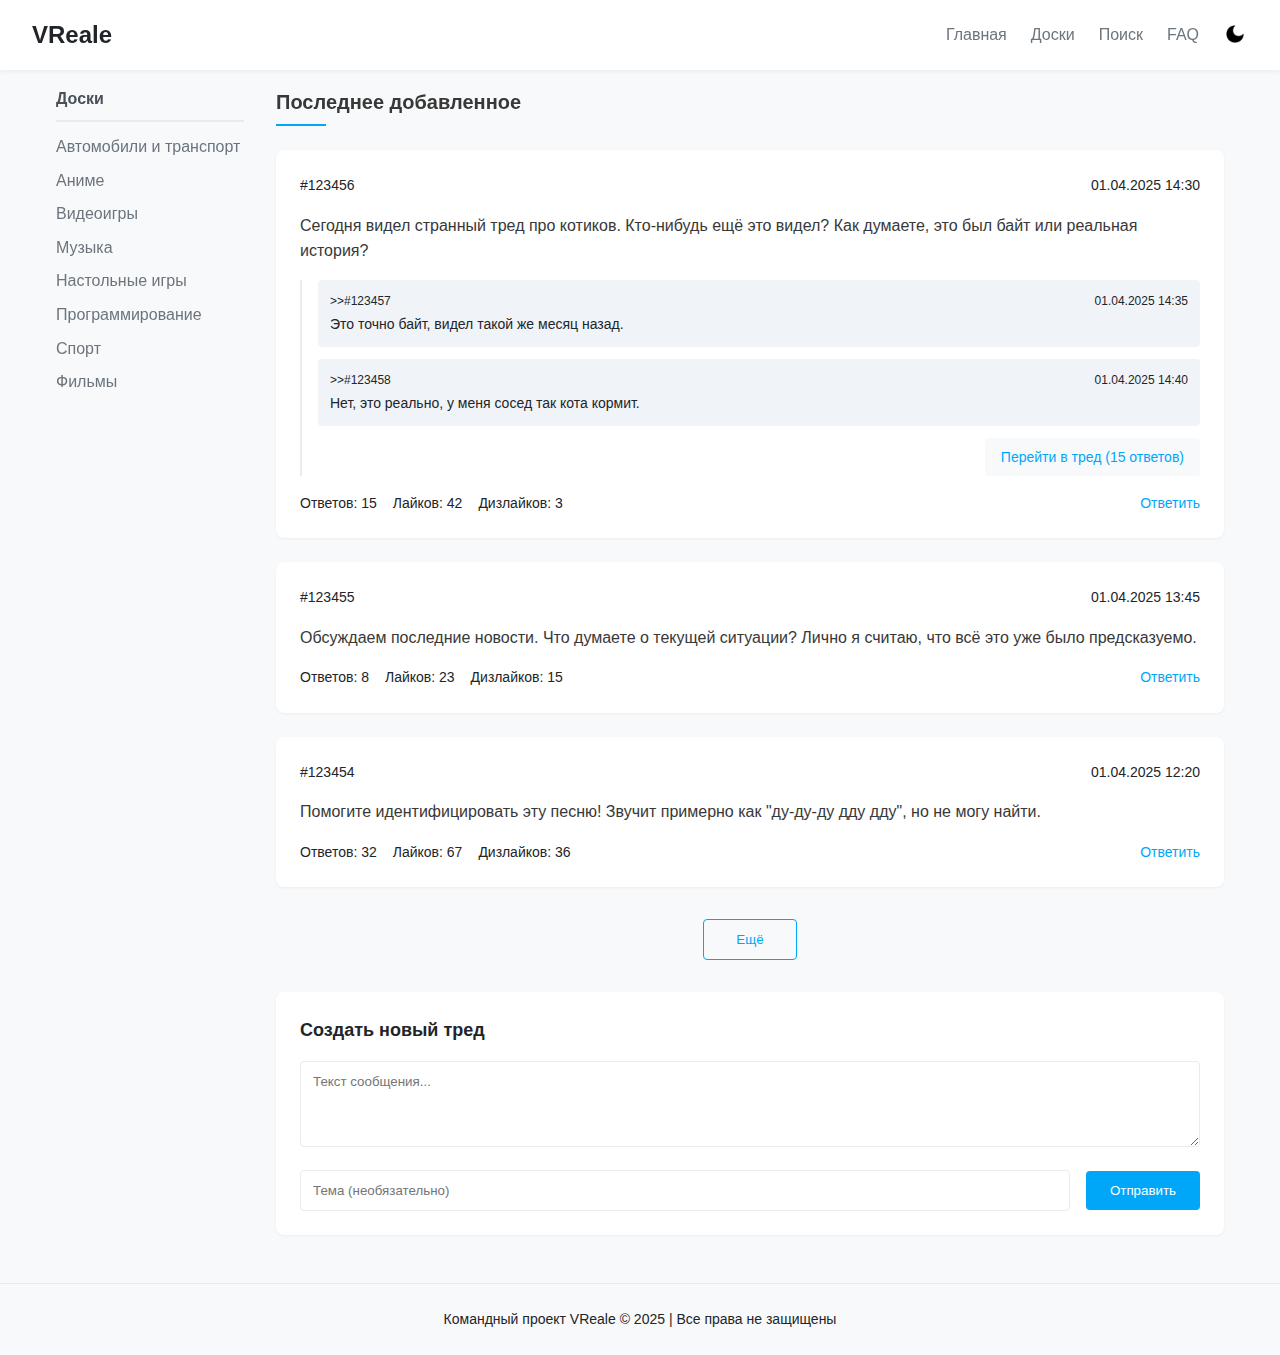
<file: vreale_website/pages/index.html>
<!DOCTYPE html>
<html lang="ru">
<head>
    <meta charset="UTF-8">
    <meta name="viewport" content="width=device-width, initial-scale=1.0">
    <title>Главная</title>
    <link rel="stylesheet" href="../css/main.css">
</head>
<body>
    <header>
        <div class="logo"><a href="../pages/index.html">VReale</a></div>
        <nav>
            <ul>
                <li><a href="../pages/index.html">Главная</a></li>
                <li><a href="#">Доски</a></li>
                <li><a href="#">Поиск</a></li>
                <li><a href="#">FAQ</a></li>
                <a class="page-mode" href="../pages/dark_index.html"><img src="../resources/icon-dark-mode.png" alt="Тёмная тема"></a>
            </ul>
        </nav>
    </header>

    <div class="container">
        <aside class="sidebar">
            <div class="board-category">
                <h3>Доски</h3>
                <ul>
                    <li><a href="../pages/au.html">Автомобили и транспорт</a></li>
                    <li><a href="">Аниме</a></li>
                    <li><a href="">Видеоигры</a></li>
                    <li><a href="">Музыка</a></li>
                    <li><a href="">Настольные игры</a></li>
                    <li><a href="">Программирование</a></li>
                    <li><a href="">Спорт</a></li>
                    <li><a href="">Фильмы</a></li>
                </ul>
            </div>
        </aside>

        <main class="content">
            <div class="section-header">
                <h2>Последнее добавленное</h2>
            </div>
        
            <div class="thread-list">
                <div class="thread">
                    <div class="thread-header">
                        
                        <span class="thread-id">#123456</span>
                        <span class="thread-date">01.04.2025 14:30</span>
                    </div>
                    <div class="thread-content">
                        <p>Сегодня видел странный тред про котиков. Кто-нибудь ещё это видел? Как думаете, это был байт или реальная история?</p>
                    </div>
                    
                    <!-- Комментарии к треду -->
                    <div class="thread-comments">
                        <div class="comment">
                            <div class="comment-header">
                                <span class="comment-id">>>#123457</span>
                                <span class="comment-date">01.04.2025 14:35</span>
                            </div>
                            <div class="comment-content">
                                <p>Это точно байт, видел такой же месяц назад.</p>
                            </div>
                        </div>
                        
                        <div class="comment">
                            <div class="comment-header">
                                <span class="comment-id">>>#123458</span>
                                <span class="comment-date">01.04.2025 14:40</span>
                            </div>
                            <div class="comment-content">
                                <p>Нет, это реально, у меня сосед так кота кормит.</p>
                            </div>
                        </div>
                        
                        <!-- Кнопка перехода если комментариев > 3 -->
                        <div class="view-thread">
                            <a href="/b/123456" class="view-thread-button">Перейти в тред (15 ответов)</a>
                        </div>
                    </div>
                    
                    <div class="thread-footer">
                        <span class="thread-replies">Ответов: 15</span>
                        <span class="thread-likes">Лайков: 42</span>
                        <span class="thread-dislikes">Дизлайков: 3</span>
                        <a href="#" class="thread-reply">Ответить</a>
                    </div>
                </div>

                <div class="thread">
                    <div class="thread-header">
                        <span class="thread-id">#123455</span>
                        <span class="thread-date">01.04.2025 13:45</span>
                    </div>
                    <div class="thread-content">
                        <p>Обсуждаем последние новости. Что думаете о текущей ситуации? Лично я считаю, что всё это уже было предсказуемо.</p>
                    </div>
                    <div class="thread-footer">
                        <span class="thread-replies">Ответов: 8</span>
                        <span class="thread-likes">Лайков: 23</span>
                        <span class="thread-dislikes">Дизлайков: 15</span>
                        <a href="#" class="thread-reply">Ответить</a>
                    </div>
                </div>

                <div class="thread">
                    <div class="thread-header">
                        <span class="thread-id">#123454</span>
                        <span class="thread-date">01.04.2025 12:20</span>
                    </div>
                    <div class="thread-content">
                        <p>Помогите идентифицировать эту песню! Звучит примерно как "ду-ду-ду дду дду", но не могу найти.</p>
                    </div>
                    <div class="thread-footer">
                        <span class="thread-replies">Ответов: 32</span>
                        <span class="thread-likes">Лайков: 67</span>
                        <span class="thread-dislikes">Дизлайков: 36</span>
                        <a href="#" class="thread-reply">Ответить</a>
                    </div>
                </div>
            </div>
            <div class="load-more">
                <button class="more-button">Ещё</button>
            </div>
            
            <div class="thread-form">
                <h3>Создать новый тред</h3>
                <form>
                    <textarea placeholder="Текст сообщения..." rows="4"></textarea>
                    <div class="form-footer">
                        <input type="text" placeholder="Тема (необязательно)">
                        <button type="submit">Отправить</button>
                    </div>
                </form>
            </div>
        </main>
    </div>

    <footer>
        <p>Командный проект VReale © 2025 | Все права не защищены</p>
    </footer>
</body>
</html>
</file>
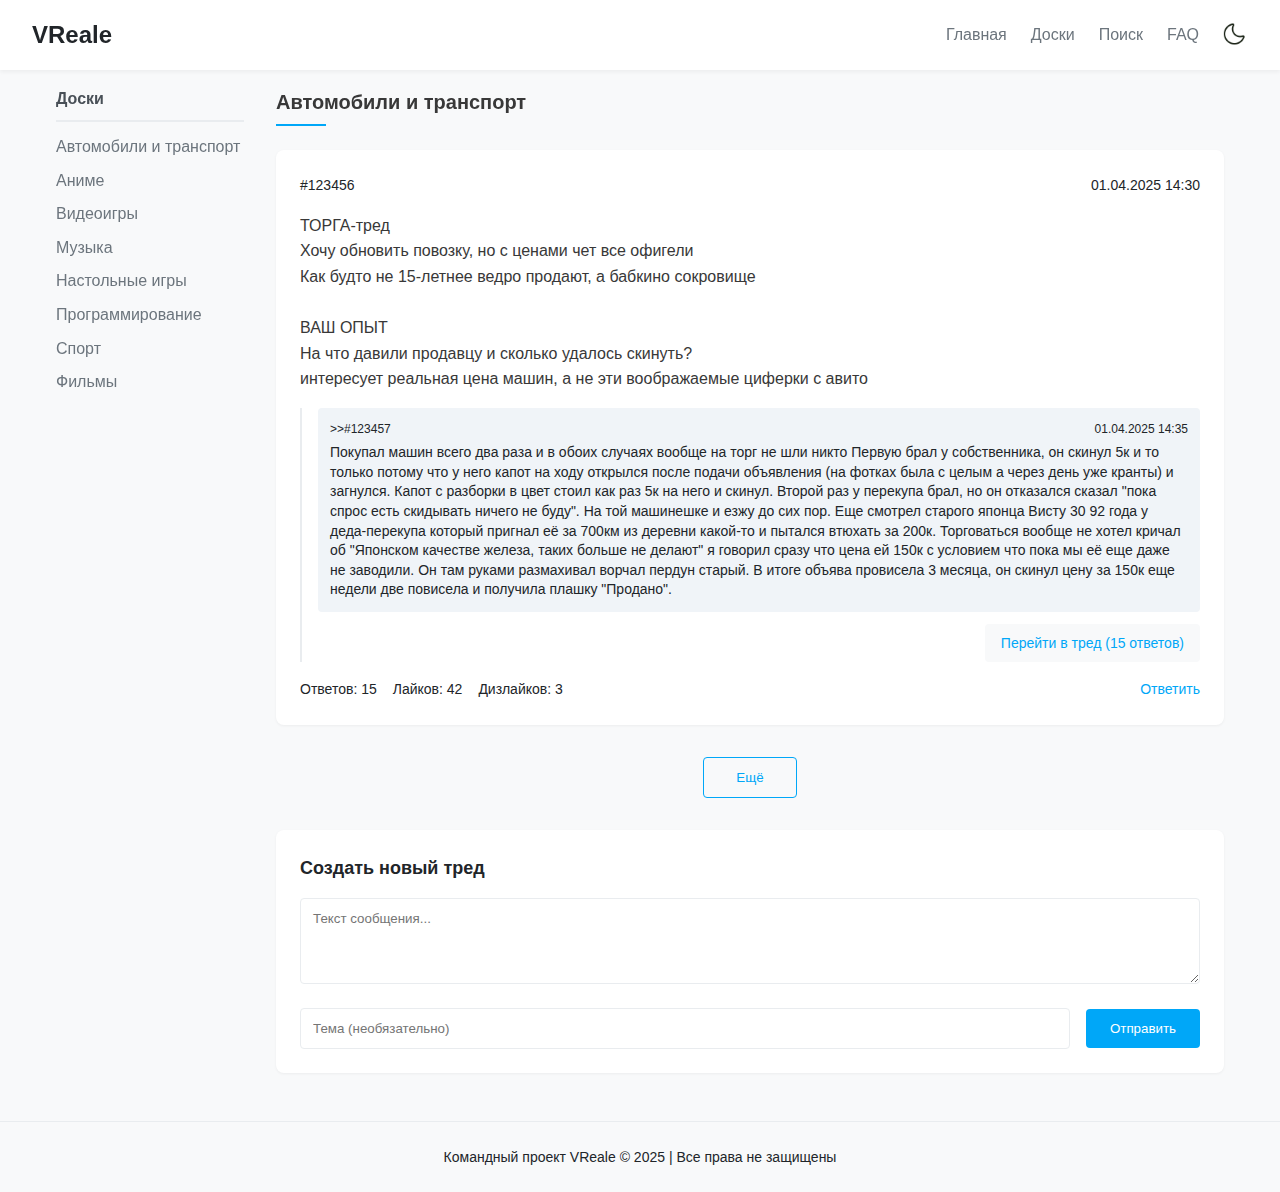
<file: vreale_website/pages/au.html>
<!DOCTYPE html>
<html lang="ru">
<head>
    <meta charset="UTF-8">
    <meta name="viewport" content="width=device-width, initial-scale=1.0">
    <title>Автомобили и транспорт</title>
    <link rel="stylesheet" href="../css/main.css">
</head>
<body>
    <header>
        <div class="logo"><a href="../pages/index.html">VReale</a></div>
        <nav>
            <ul>
                <li><a href="../pages/index.html">Главная</a></li>
                <li><a href="#">Доски</a></li>
                <li><a href="#">Поиск</a></li>
                <li><a href="#">FAQ</a></li>
                <a class="page-mode" href="../pages/dark_au.html"><img src="../resources/icon-light-mode.png" alt="Светлая тема"></a>
            </ul>
        </nav>
    </header>

    <div class="container">
        <aside class="sidebar">
            <div class="board-category">
                <h3>Доски</h3>
                <ul>
                    <li><a href="">Автомобили и транспорт</a></li>
                    <li><a href="">Аниме</a></li>
                    <li><a href="">Видеоигры</a></li>
                    <li><a href="">Музыка</a></li>
                    <li><a href="">Настольные игры</a></li>
                    <li><a href="">Программирование</a></li>
                    <li><a href="">Спорт</a></li>
                    <li><a href="">Фильмы</a></li>
                </ul>
            </div>
        </aside>

        <main class="content">
            <div class="section-header">
                <h2>Автомобили и транспорт</h2>
            </div>
        
            <div class="thread-list">
                <div class="thread">
                    <div class="thread-header">   
                        <span class="thread-id">#123456</span>
                        <span class="thread-date">01.04.2025 14:30</span>
                    </div>
                    <div class="thread-content">
                        <p>ТОРГА-тред <br>

                            Хочу обновить повозку, но с ценами чет все офигели<br>
                            Как будто не 15-летнее ведро продают, а бабкино сокровище <br> <br>
                            
                            ВАШ ОПЫТ <br>
                            На что давили продавцу и сколько удалось скинуть? <br>
                            
                            
                            интересует реальная цена машин, а не эти воображаемые циферки с авито</p>
                    </div>
                    
                    <!-- Комментарии к треду -->
                    <div class="thread-comments">
                        <div class="comment">
                            <div class="comment-header">
                                <span class="comment-id">>>#123457</span>
                                <span class="comment-date">01.04.2025 14:35</span>
                            </div>
                            <div class="comment-content">
                                <p>Покупал машин всего два раза и в обоих случаях вообще на торг не шли никто
                                    Первую брал у собственника, он скинул 5к и то только потому что у него капот на ходу открылся после подачи объявления (на фотках была с целым а через день уже кранты) и загнулся. Капот с разборки в цвет стоил как раз 5к на него и скинул.
                                    Второй раз у перекупа брал, но он отказался сказал "пока спрос есть скидывать ничего не буду". На той машинешке и езжу до сих пор.
                                    Еще смотрел старого японца Висту 30 92 года у деда-перекупа который пригнал её за 700км из деревни какой-то и пытался втюхать за 200к. Торговаться вообще не хотел кричал об "Японском качестве железа, таких больше не делают" я говорил сразу что цена ей 150к с условием что пока мы её еще даже не заводили. Он там руками размахивал ворчал пердун старый. В итоге объява провисела 3 месяца, он скинул цену за 150к еще недели две повисела и получила плашку "Продано".</p>
                            </div>
                        </div>
                        
                        
                        <!-- Кнопка перехода если комментариев > 3 -->
                        <div class="view-thread">
                            <a href="/b/123456" class="view-thread-button">Перейти в тред (15 ответов)</a>
                        </div>
                    </div>
                    
                    <div class="thread-footer">
                        <span class="thread-replies">Ответов: 15</span>
                        <span class="thread-likes">Лайков: 42</span>
                        <span class="thread-dislikes">Дизлайков: 3</span>
                        <a href="#" class="thread-reply">Ответить</a>
                    </div>
                </div>

            
            </div>
            <div class="load-more">
                <button class="more-button">Ещё</button>
            </div>
            
            <div class="thread-form">
                <h3>Создать новый тред</h3>
                <form>
                    <textarea placeholder="Текст сообщения..." rows="4"></textarea>
                    <div class="form-footer">
                        <input type="text" placeholder="Тема (необязательно)">
                        <button type="submit">Отправить</button>
                    </div>
                </form>
            </div>
        </main>
    </div>

    <footer>
        <p>Командный проект VReale © 2025 | Все права не защищены</p>
    </footer>
</body>
</html>
</file>
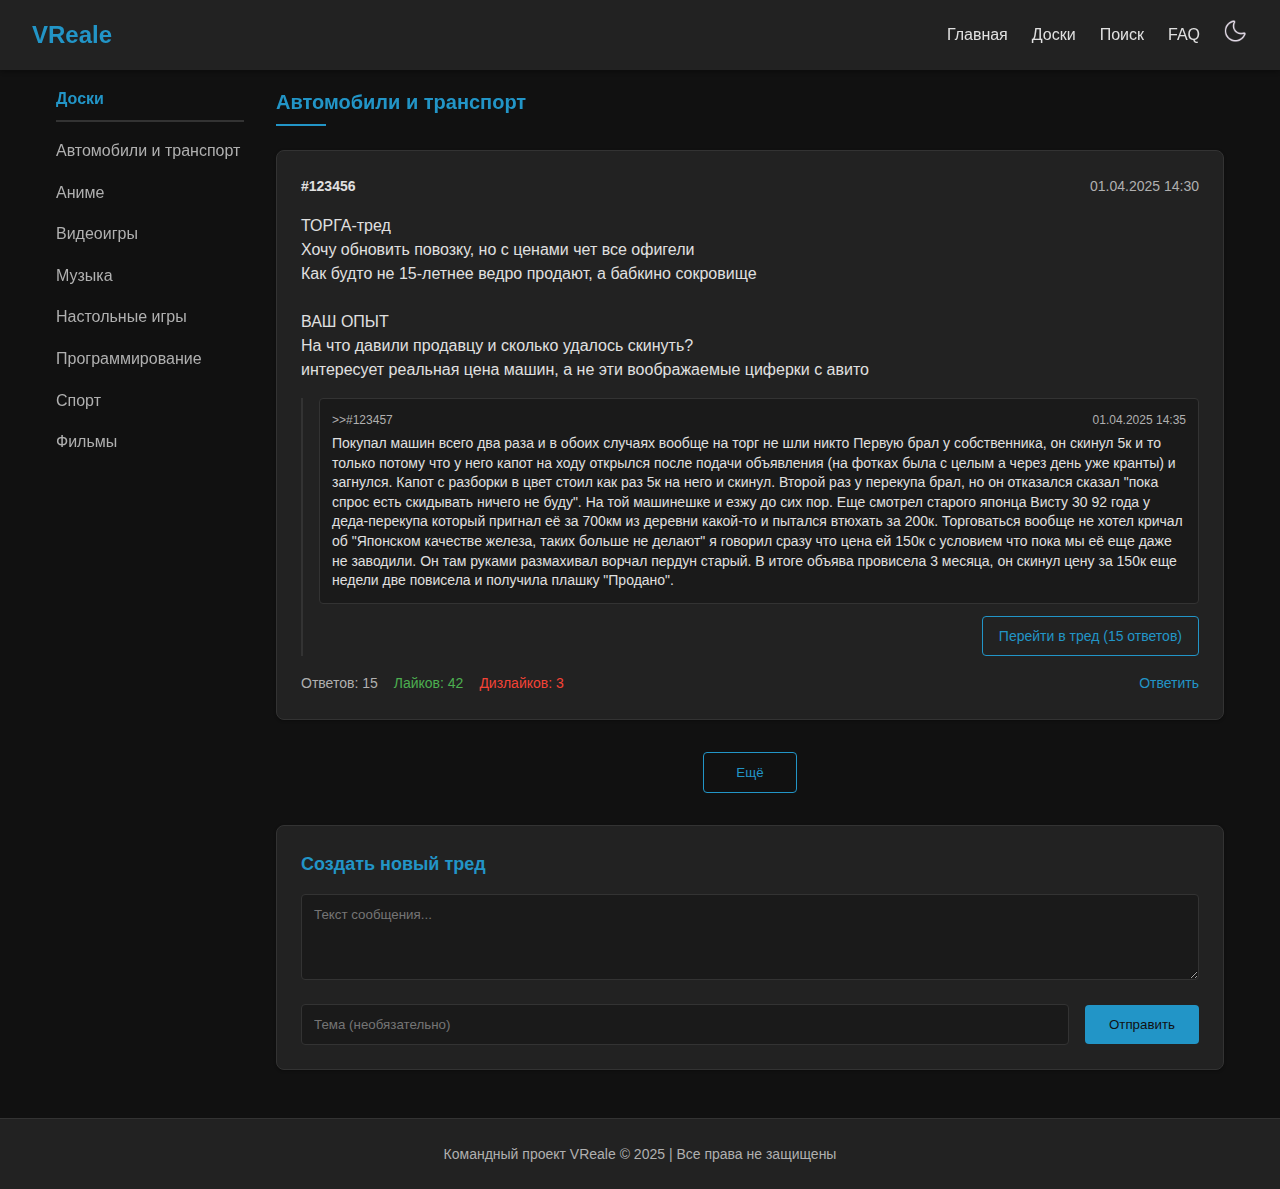
<file: vreale_website/pages/dark_au.html>
<!DOCTYPE html>
<html lang="ru">
<head>
    <meta charset="UTF-8">
    <meta name="viewport" content="width=device-width, initial-scale=1.0">
    <title>Автомобили и транспорт</title>
    <link rel="stylesheet" href="../css/dark_main.css">
</head>
<body>
    <header>
        <div class="logo">VReale</div>
        <nav>
            <ul>
                <li><a href="../pages/dark_index.html">Главная</a></li>
                <li><a href="#">Доски</a></li>
                <li><a href="#">Поиск</a></li>
                <li><a href="#">FAQ</a></li>
                <a class="page-mode" href="../pages/au.html"><img src="../resources/icon-light-mode.png" alt="Светлая тема"></a>
            </ul>
        </nav>
    </header>

    <div class="container">
        <aside class="sidebar">
            <div class="board-category">
                <h3>Доски</h3>
                <ul>
                    <li><a href="">Автомобили и транспорт</a></li>
                    <li><a href="">Аниме</a></li>
                    <li><a href="">Видеоигры</a></li>
                    <li><a href="">Музыка</a></li>
                    <li><a href="">Настольные игры</a></li>
                    <li><a href="">Программирование</a></li>
                    <li><a href="">Спорт</a></li>
                    <li><a href="">Фильмы</a></li>
                </ul>
            </div>
        </aside>

        <main class="content">
            <div class="section-header">
                <h2>Автомобили и транспорт</h2>
            </div>
        
            <div class="thread-list">
                <div class="thread">
                    <div class="thread-header">   
                        <span class="thread-id">#123456</span>
                        <span class="thread-date">01.04.2025 14:30</span>
                    </div>
                    <div class="thread-content">
                        <p>ТОРГА-тред <br>

                            Хочу обновить повозку, но с ценами чет все офигели<br>
                            Как будто не 15-летнее ведро продают, а бабкино сокровище <br> <br>
                            
                            ВАШ ОПЫТ <br>
                            На что давили продавцу и сколько удалось скинуть? <br>
                            
                            
                            интересует реальная цена машин, а не эти воображаемые циферки с авито</p>
                    </div>
                    
                    <!-- Комментарии к треду -->
                    <div class="thread-comments">
                        <div class="comment">
                            <div class="comment-header">
                                <span class="comment-id">>>#123457</span>
                                <span class="comment-date">01.04.2025 14:35</span>
                            </div>
                            <div class="comment-content">
                                <p>Покупал машин всего два раза и в обоих случаях вообще на торг не шли никто
                                    Первую брал у собственника, он скинул 5к и то только потому что у него капот на ходу открылся после подачи объявления (на фотках была с целым а через день уже кранты) и загнулся. Капот с разборки в цвет стоил как раз 5к на него и скинул.
                                    Второй раз у перекупа брал, но он отказался сказал "пока спрос есть скидывать ничего не буду". На той машинешке и езжу до сих пор.
                                    Еще смотрел старого японца Висту 30 92 года у деда-перекупа который пригнал её за 700км из деревни какой-то и пытался втюхать за 200к. Торговаться вообще не хотел кричал об "Японском качестве железа, таких больше не делают" я говорил сразу что цена ей 150к с условием что пока мы её еще даже не заводили. Он там руками размахивал ворчал пердун старый. В итоге объява провисела 3 месяца, он скинул цену за 150к еще недели две повисела и получила плашку "Продано".</p>
                            </div>
                        </div>
                        
                        
                        <!-- Кнопка перехода если комментариев > 3 -->
                        <div class="view-thread">
                            <a href="/b/123456" class="view-thread-button">Перейти в тред (15 ответов)</a>
                        </div>
                    </div>
                    
                    <div class="thread-footer">
                        <span class="thread-replies">Ответов: 15</span>
                        <span class="thread-likes">Лайков: 42</span>
                        <span class="thread-dislikes">Дизлайков: 3</span>
                        <a href="#" class="thread-reply">Ответить</a>
                    </div>
                </div>

            
            </div>
            <div class="load-more">
                <button class="more-button">Ещё</button>
            </div>
            
            <div class="thread-form">
                <h3>Создать новый тред</h3>
                <form>
                    <textarea placeholder="Текст сообщения..." rows="4"></textarea>
                    <div class="form-footer">
                        <input type="text" placeholder="Тема (необязательно)">
                        <button type="submit">Отправить</button>
                    </div>
                </form>
            </div>
        </main>
    </div>

    <footer>
        <p>Командный проект VReale © 2025 | Все права не защищены</p>
    </footer>
</body>
</html>
</file>
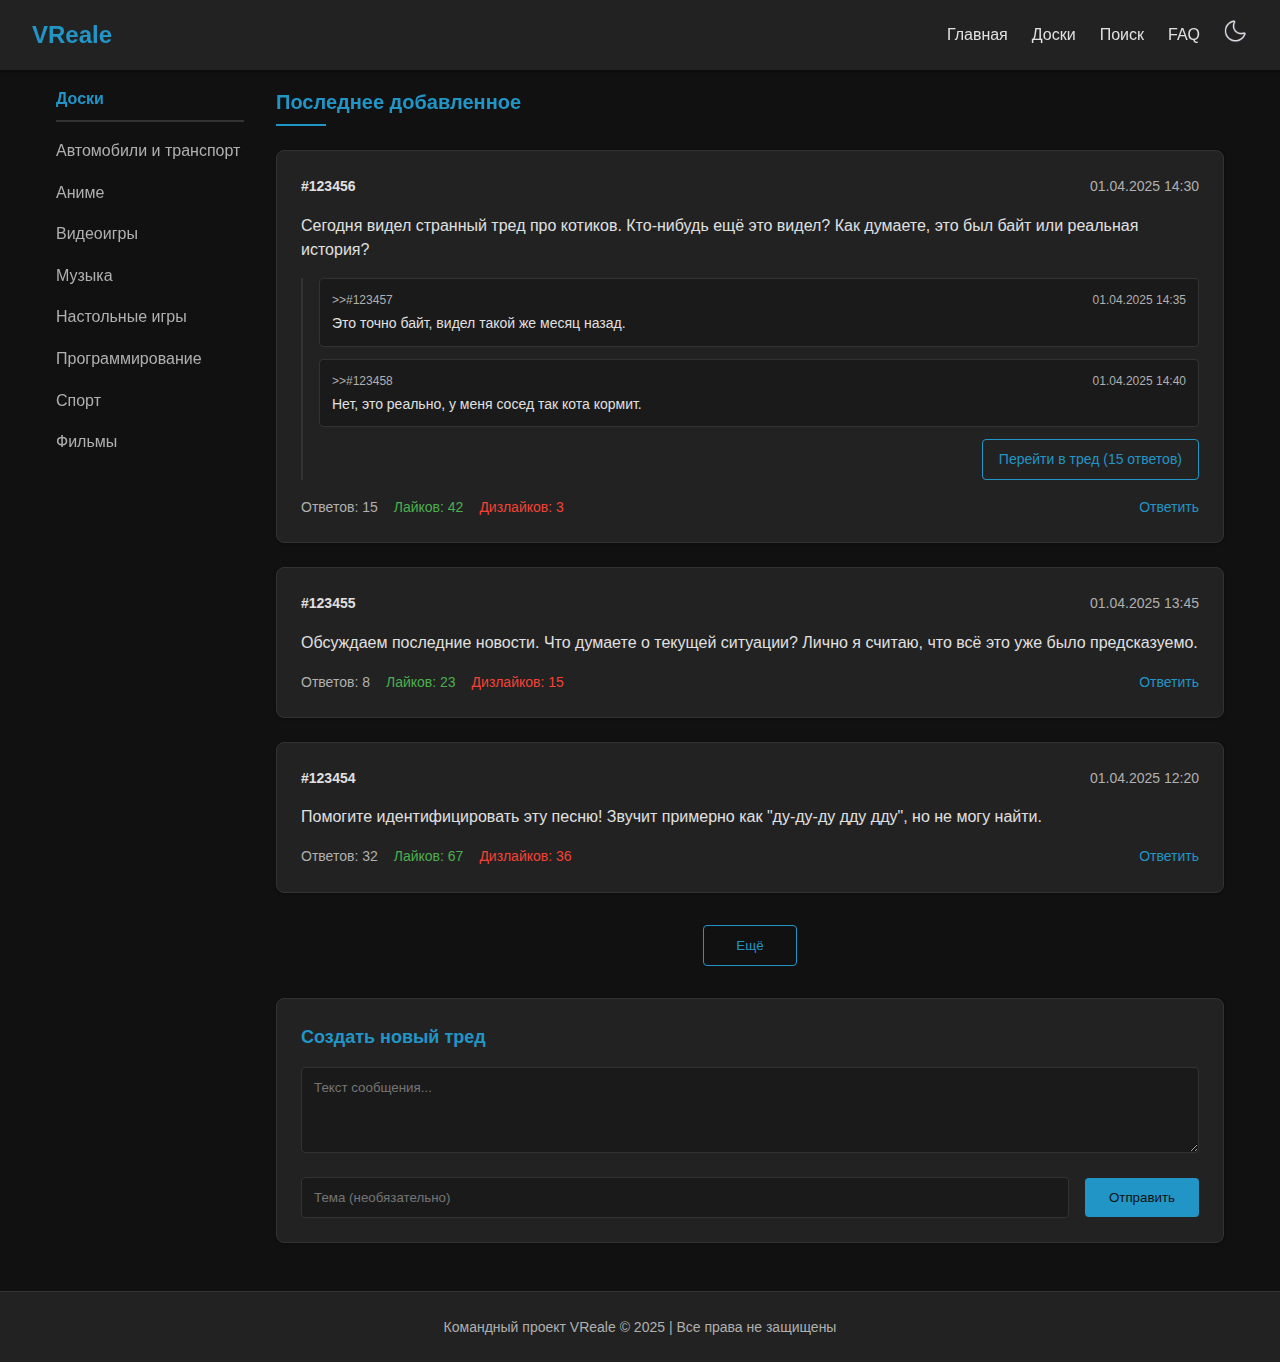
<file: vreale_website/pages/dark_index.html>
<!DOCTYPE html>
<html lang="ru">
<head>
    <meta charset="UTF-8">
    <meta name="viewport" content="width=device-width, initial-scale=1.0">
    <title>Главная</title>
    <link rel="stylesheet" href="../css/dark_main.css">
</head>
<body>
    <header>
        <div class="logo">VReale</div>
        <nav>
            <ul>
                <li><a href="../pages/dark_index.html">Главная</a></li>
                <li><a href="#">Доски</a></li>
                <li><a href="#">Поиск</a></li>
                <li><a href="#">FAQ</a></li>
                <a class="page-mode" href="../pages/index.html"><img src="../resources/icon-light-mode.png" alt="Светлая тема"></a>
            </ul>
        </nav>
    </header>

    <div class="container">
        <aside class="sidebar">
            <div class="board-category">
                <h3>Доски</h3>
                <ul>
                    <li><a href="../pages/dark_au.html">Автомобили и транспорт</a></li>
                    <li><a href="">Аниме</a></li>
                    <li><a href="">Видеоигры</a></li>
                    <li><a href="">Музыка</a></li>
                    <li><a href="">Настольные игры</a></li>
                    <li><a href="">Программирование</a></li>
                    <li><a href="">Спорт</a></li>
                    <li><a href="">Фильмы</a></li>
                </ul>
            </div>
        </aside>

        <main class="content">
            <div class="section-header">
                <h2>Последнее добавленное</h2>
            </div>
        
            <div class="thread-list">
                <div class="thread">
                    <div class="thread-header">
                        
                        <span class="thread-id">#123456</span>
                        <span class="thread-date">01.04.2025 14:30</span>
                    </div>
                    <div class="thread-content">
                        <p>Сегодня видел странный тред про котиков. Кто-нибудь ещё это видел? Как думаете, это был байт или реальная история?</p>
                    </div>
                    
                    <!-- Комментарии к треду -->
                    <div class="thread-comments">
                        <div class="comment">
                            <div class="comment-header">
                                <span class="comment-id">>>#123457</span>
                                <span class="comment-date">01.04.2025 14:35</span>
                            </div>
                            <div class="comment-content">
                                <p>Это точно байт, видел такой же месяц назад.</p>
                            </div>
                        </div>
                        
                        <div class="comment">
                            <div class="comment-header">
                                <span class="comment-id">>>#123458</span>
                                <span class="comment-date">01.04.2025 14:40</span>
                            </div>
                            <div class="comment-content">
                                <p>Нет, это реально, у меня сосед так кота кормит.</p>
                            </div>
                        </div>
                        
                        <!-- Кнопка перехода если комментариев > 3 -->
                        <div class="view-thread">
                            <a href="/b/123456" class="view-thread-button">Перейти в тред (15 ответов)</a>
                        </div>
                    </div>
                    
                    <div class="thread-footer">
                        <span class="thread-replies">Ответов: 15</span>
                        <span class="thread-likes">Лайков: 42</span>
                        <span class="thread-dislikes">Дизлайков: 3</span>
                        <a href="#" class="thread-reply">Ответить</a>
                    </div>
                </div>

                <div class="thread">
                    <div class="thread-header">
                        <span class="thread-id">#123455</span>
                        <span class="thread-date">01.04.2025 13:45</span>
                    </div>
                    <div class="thread-content">
                        <p>Обсуждаем последние новости. Что думаете о текущей ситуации? Лично я считаю, что всё это уже было предсказуемо.</p>
                    </div>
                    <div class="thread-footer">
                        <span class="thread-replies">Ответов: 8</span>
                        <span class="thread-likes">Лайков: 23</span>
                        <span class="thread-dislikes">Дизлайков: 15</span>
                        <a href="#" class="thread-reply">Ответить</a>
                    </div>
                </div>

                <div class="thread">
                    <div class="thread-header">
                        <span class="thread-id">#123454</span>
                        <span class="thread-date">01.04.2025 12:20</span>
                    </div>
                    <div class="thread-content">
                        <p>Помогите идентифицировать эту песню! Звучит примерно как "ду-ду-ду дду дду", но не могу найти.</p>
                    </div>
                    <div class="thread-footer">
                        <span class="thread-replies">Ответов: 32</span>
                        <span class="thread-likes">Лайков: 67</span>
                        <span class="thread-dislikes">Дизлайков: 36</span>
                        <a href="#" class="thread-reply">Ответить</a>
                    </div>
                </div>
            </div>
            <div class="load-more">
                <button class="more-button">Ещё</button>
            </div>
            
            <div class="thread-form">
                <h3>Создать новый тред</h3>
                <form>
                    <textarea placeholder="Текст сообщения..." rows="4"></textarea>
                    <div class="form-footer">
                        <input type="text" placeholder="Тема (необязательно)">
                        <button type="submit">Отправить</button>
                    </div>
                </form>
            </div>
        </main>
    </div>

    <footer>
        <p>Командный проект VReale © 2025 | Все права не защищены</p>
    </footer>
</body>
</html>
</file>
<file: vreale_website/css/main.css>
/* Базовые стили */
* {
    margin: 0;
    padding: 0;
    box-sizing: border-box;
    font-family: 'Segoe UI', Roboto, Oxygen, Ubuntu, Cantarell, sans-serif;
    color:#212529;
}

body {
    background-color: #f8f9fa;
    color: #212529;
    line-height: 1.6;
}

:root {
    --blue: #00A7F8;
}
/* Шапка */
header {
    background-color: #ffffff;
    padding: 1rem 2rem;
    box-shadow: 0 2px 4px rgba(0,0,0,0.05);
    position: sticky;
    top: 0;
    z-index: 100;
    display: flex;
    justify-content: space-between;
    align-items: center;
}

.logo {
    font-weight: 700;
    font-size: 1.5rem;
    color: #383838;
}

.logo a {
    text-decoration: none;
    cursor: pointer;
}

nav ul {
    display: flex;
    list-style: none;
}

nav ul li {
    margin-left: 1.5rem;
}

nav ul li a {
    color: #6c757d;
    text-decoration: none;
    font-weight: 500;
    transition: color 0.2s;
}

.page-mode {
    display: flex;
    width: 25px;
    height: 25px;
    margin-left: 1.5rem;
    height: 24px;
    transition: transform 0.2s;
}

nav ul li a:hover {
    color: #383838;
}
/* Стили для заголовка раздела */
.section-header {
    margin-bottom: 1.5rem;
}

.section-header h2 {
    font-size: 1.25rem;
    font-weight: 600;
    color: #383838;
    position: relative;
    padding-bottom: 0.5rem;
}

.section-header h2::after {
    content: '';
    position: absolute;
    bottom: 0;
    left: 0;
    width: 50px;
    height: 2px;
    background-color: var(--blue);
}

/* Стили для кнопки "Ещё" */
.load-more {
    text-align: center;
    margin: 2rem 0;
}

.more-button {
    background-color: transparent;
    color: var(--blue);
    border: 1px solid var(--blue);
    padding: 0.75rem 2rem;
    border-radius: 4px;
    font-weight: 500;
    cursor: pointer;
    transition: all 0.2s;
}

.more-button:hover {
    background-color: var(--blue);
    color: white;
}
/* Основной контейнер */

.container {
    display: flex;
    max-width: 1200px;
    margin: 0 auto;
    padding: 1rem;
}

/* Боковая панель */
.sidebar {
    width: 220px;
    padding-right: 2rem;
    position: sticky;
    top: 80px;
    align-self: flex-start;
}

.board-category h3 {
    font-size: 1rem;
    color: #495057;
    margin-bottom: 0.75rem;
    padding-bottom: 0.5rem;
    border-bottom: 2px solid #e9ecef;
}

.board-category ul {
    list-style: none;
}

.board-category li {
    margin-bottom: 0.5rem;
}

.board-category a {
    color: #6c757d;
    text-decoration: none;
    transition: color 0.2s;
    margin-bottom: 0.5rem;
}

.board-category a:hover {
    color: #383838;
}

/* Контент */
.content {
    flex: 1;
}

.thread-list {
    margin-bottom: 2rem;
}

.thread {
    background-color: #ffffff;
    border-radius: 8px;
    padding: 1.5rem;
    margin-bottom: 1.5rem;
    box-shadow: 0 1px 3px rgba(0,0,0,0.05);
    transition: transform 0.2s, box-shadow 0.2s;
}

.thread:hover {
    transform: translateY(-2px);
    box-shadow: 0 4px 6px rgba(0,0,0,0.05);
}

.thread-header {
    display: flex;
    justify-content: space-between;
    margin-bottom: 1rem;
    font-size: 0.875rem;
    color: #6c757d;
}

.thread-content {
    margin-bottom: 1rem;
}

.thread-content p:first-child {
    font-weight: 500;
    margin-bottom: 0.5rem;
    color: #383838;
}

.thread-footer {
    display: flex;
    align-items: center;
    font-size: 0.875rem;
    color: #6c757d;
}

.thread-replies, .thread-likes, .thread-dislikes {
    margin-right: 1rem;
}

.thread-reply {
    margin-left: auto;
    color: var(--blue);
    text-decoration: none;
    font-weight: 500;
}

.thread-reply:hover {
    text-decoration: underline;
}

/* Форма создания треда */
.thread-form {
    background-color: #ffffff;
    border-radius: 8px;
    padding: 1.5rem;
    box-shadow: 0 1px 3px rgba(0,0,0,0.05);
}

.thread-form h3 {
    margin-bottom: 1rem;
    font-size: 1.125rem;
}

.thread-form textarea {
    width: 100%;
    padding: 0.75rem;
    border: 1px solid #e9ecef;
    border-radius: 4px;
    margin-bottom: 1rem;
    resize: vertical;
}

.form-footer {
    display: flex;
    align-items: center;
}

.form-footer input {
    flex: 1;
    padding: 0.75rem;
    border: 1px solid #e9ecef;
    border-radius: 4px;
    margin-right: 1rem;
}

.form-footer button {
    background-color: var(--blue);
    color: white;
    border: none;
    padding: 0.75rem 1.5rem;
    border-radius: 4px;
    cursor: pointer;
    font-weight: 500;
    transition: background-color 0.2s;
}

.form-footer button:hover {
    background-color: #2c91e4;
}

/* Подвал */
footer {
    text-align: center;
    padding: 1.5rem;
    color: #6c757d;
    font-size: 0.875rem;
    margin-top: 2rem;
    border-top: 1px solid #e9ecef;
}

/* Стили для комментариев */
.thread-comments {
    margin: 1rem 0;
    padding-left: 1rem;
    border-left: 2px solid #e9ecef;
}

.comment {
    margin-bottom: 0.75rem;
    padding: 0.75rem;
    background-color: #f0f4f8;
    border-radius: 4px;
}

.comment-header {
    display: flex;
    justify-content: space-between;
    font-size: 0.75rem;
    color: #6c757d;
    margin-bottom: 0.25rem;
}

.comment-content {
    font-size: 0.875rem;
    line-height: 1.4;
}

/* Стили для кнопки перехода в тред */
.view-thread {
    margin-top: 0.5rem;
    text-align: right;
}

.view-thread-button {
    display: inline-block;
    padding: 0.5rem 1rem;
    background-color: #f8f9fa;
    color: var(--blue);
    border-radius: 4px;
    font-size: 0.875rem;
    text-decoration: none;
    transition: all 0.2s;
}

.view-thread-button:hover {
    background-color: var(--blue);
    color: white;
}
</file>
<file: vreale_website/css/dark_main.css>
/* Базовые стили */
* {
    margin: 0;
    padding: 0;
    box-sizing: border-box;
    font-family: 'Segoe UI', Roboto, Oxygen, Ubuntu, Cantarell, sans-serif;
}

body {
    background-color: #111111;
    color: #e0e0e0;
    line-height: 1.6;
}

/* Шапка */
header {
    background-color: #222222;
    padding: 1rem 2rem;
    box-shadow: 0 2px 4px rgba(0,0,0,0.3);
    position: sticky;
    top: 0;
    z-index: 100;
    display: flex;
    justify-content: space-between;
    align-items: center;
}

.logo {
    font-weight: 700;
    font-size: 1.5rem;
    color: #2295C7;
}

nav ul {
    display: flex;
    list-style: none;
    align-items: center;
}

nav ul li {
    margin-left: 1.5rem;
}

nav ul li a {
    color: #e0e0e0;
    text-decoration: none;
    font-weight: 500;
    transition: color 0.2s;
}

nav ul li a:hover {
    color: #2295C7;
}

.page-mode img {
    margin-left: 1.5rem;
    height: 24px;
    filter: invert(1);
}

.page-mode img:hover {
    transform: scale(1.1);
}

/* Основной контейнер */
.container {
    display: flex;
    max-width: 1200px;
    margin: 0 auto;
    padding: 1rem;
    min-height: calc(100vh - 120px);
}

/* Боковая панель */
.sidebar {
    width: 220px;
    padding-right: 2rem;
    position: sticky;
    top: 80px;
    align-self: flex-start;
}

.board-category h3 {
    font-size: 1rem;
    color: #2295C7;
    margin-bottom: 0.75rem;
    padding-bottom: 0.5rem;
    border-bottom: 2px solid #333;
}

.board-category ul {
    list-style: none;
}

.board-category li {
    margin-bottom: 0.5rem;
}

.board-category a {
    color: #b0b0b0;
    text-decoration: none;
    transition: color 0.2s;
    display: block;
    padding: 0.25rem 0;
}

.board-category a:hover {
    color: #2295C7;
}

/* Контент */
.content {
    flex: 1;
}

.section-header {
    margin-bottom: 1.5rem;
}

.section-header h2 {
    font-size: 1.25rem;
    font-weight: 600;
    color: #2295C7;
    position: relative;
    padding-bottom: 0.5rem;
}

.section-header h2::after {
    content: '';
    position: absolute;
    bottom: 0;
    left: 0;
    width: 50px;
    height: 2px;
    background-color: #2295C7;
}

.thread-list {
    margin-bottom: 2rem;
}

.thread {
    background-color: #222222;
    border-radius: 8px;
    padding: 1.5rem;
    margin-bottom: 1.5rem;
    box-shadow: 0 1px 3px rgba(0,0,0,0.3);
    transition: transform 0.2s, box-shadow 0.2s;
    border: 1px solid #333;
}

.thread:hover {
    transform: translateY(-2px);
    box-shadow: 0 4px 6px rgba(0,0,0,0.3);
}

.thread-header {
    display: flex;
    justify-content: space-between;
    margin-bottom: 1rem;
    font-size: 0.875rem;
    color: #b0b0b0;
    flex-wrap: wrap;
    gap: 0.5rem;
}

.thread-id {
    font-weight: 600;
    color: #e0e0e0;
}

.thread-date {
    color: #b0b0b0;
}

.thread-content {
    margin-bottom: 1rem;
    color: #e0e0e0;
    line-height: 1.5;
}

.thread-footer {
    display: flex;
    align-items: center;
    font-size: 0.875rem;
    color: #b0b0b0;
    flex-wrap: wrap;
    gap: 1rem;
}

.thread-replies, 
.thread-likes, 
.thread-dislikes {
    display: flex;
    align-items: center;
}

.thread-likes {
    color: #4CAF50;
}

.thread-dislikes {
    color: #F44336;
}

.thread-reply {
    margin-left: auto;
    color: #2295C7;
    text-decoration: none;
    font-weight: 500;
}

.thread-reply:hover {
    text-decoration: underline;
}

/* Комментарии */
.thread-comments {
    margin: 1rem 0;
    padding-left: 1rem;
    border-left: 2px solid #333;
}

.comment {
    margin-bottom: 0.75rem;
    padding: 0.75rem;
    background-color: #1a1a1a;
    border-radius: 4px;
    border: 1px solid #333;
}

.comment-header {
    display: flex;
    justify-content: space-between;
    font-size: 0.75rem;
    color: #b0b0b0;
    margin-bottom: 0.25rem;
}

.comment-content {
    font-size: 0.875rem;
    line-height: 1.4;
    color: #e0e0e0;
}

/* Кнопка перехода в тред */
.view-thread {
    margin-top: 0.5rem;
    text-align: right;
}

.view-thread-button {
    display: inline-block;
    padding: 0.5rem 1rem;
    background-color: #222222;
    color: #2295C7;
    border: 1px solid #2295C7;
    border-radius: 4px;
    font-size: 0.875rem;
    text-decoration: none;
    transition: all 0.2s;
}

.view-thread-button:hover {
    background-color: #2295C7;
    color: #111111;
}

/* Форма создания треда */
.thread-form {
    background-color: #222222;
    border-radius: 8px;
    padding: 1.5rem;
    box-shadow: 0 1px 3px rgba(0,0,0,0.3);
    border: 1px solid #333;
    margin-bottom: 2rem;
}

.thread-form h3 {
    margin-bottom: 1rem;
    font-size: 1.125rem;
    color: #2295C7;
}

.thread-form textarea {
    width: 100%;
    padding: 0.75rem;
    background-color: #1a1a1a;
    border: 1px solid #333;
    border-radius: 4px;
    margin-bottom: 1rem;
    resize: vertical;
    color: #e0e0e0;
}

.form-footer {
    display: flex;
    align-items: center;
}

.form-footer input {
    flex: 1;
    padding: 0.75rem;
    background-color: #1a1a1a;
    border: 1px solid #333;
    border-radius: 4px;
    margin-right: 1rem;
    color: #e0e0e0;
}

.form-footer button {
    background-color: #2295C7;
    color: #111111;
    border: none;
    padding: 0.75rem 1.5rem;
    border-radius: 4px;
    cursor: pointer;
    font-weight: 500;
    transition: background-color 0.2s;
}

.form-footer button:hover {
    background-color: #1e82b0;
}

/* Кнопка "Ещё" */
.load-more {
    text-align: center;
    margin: 2rem 0;
}

.more-button {
    background-color: transparent;
    color: #2295C7;
    border: 1px solid #2295C7;
    padding: 0.75rem 2rem;
    border-radius: 4px;
    font-weight: 500;
    cursor: pointer;
    transition: all 0.2s;
}

.more-button:hover {
    background-color: #2295C7;
    color: #111111;
}

/* Подвал */
footer {
    text-align: center;
    padding: 1.5rem;
    color: #b0b0b0;
    font-size: 0.875rem;
    background-color: #222222;
    border-top: 1px solid #333;
}

/* Адаптация для мобильных */
@media (max-width: 768px) {
    .container {
        flex-direction: column;
    }
    
    .sidebar {
        width: 100%;
        position: static;
        margin-bottom: 1rem;
    }
    
    .thread-header {
        flex-direction: column;
    }
    
    .thread-footer {
        flex-direction: column;
        align-items: flex-start;
        gap: 0.5rem;
    }
    
    .thread-reply {
        margin-left: 0;
    }
}
</file>
